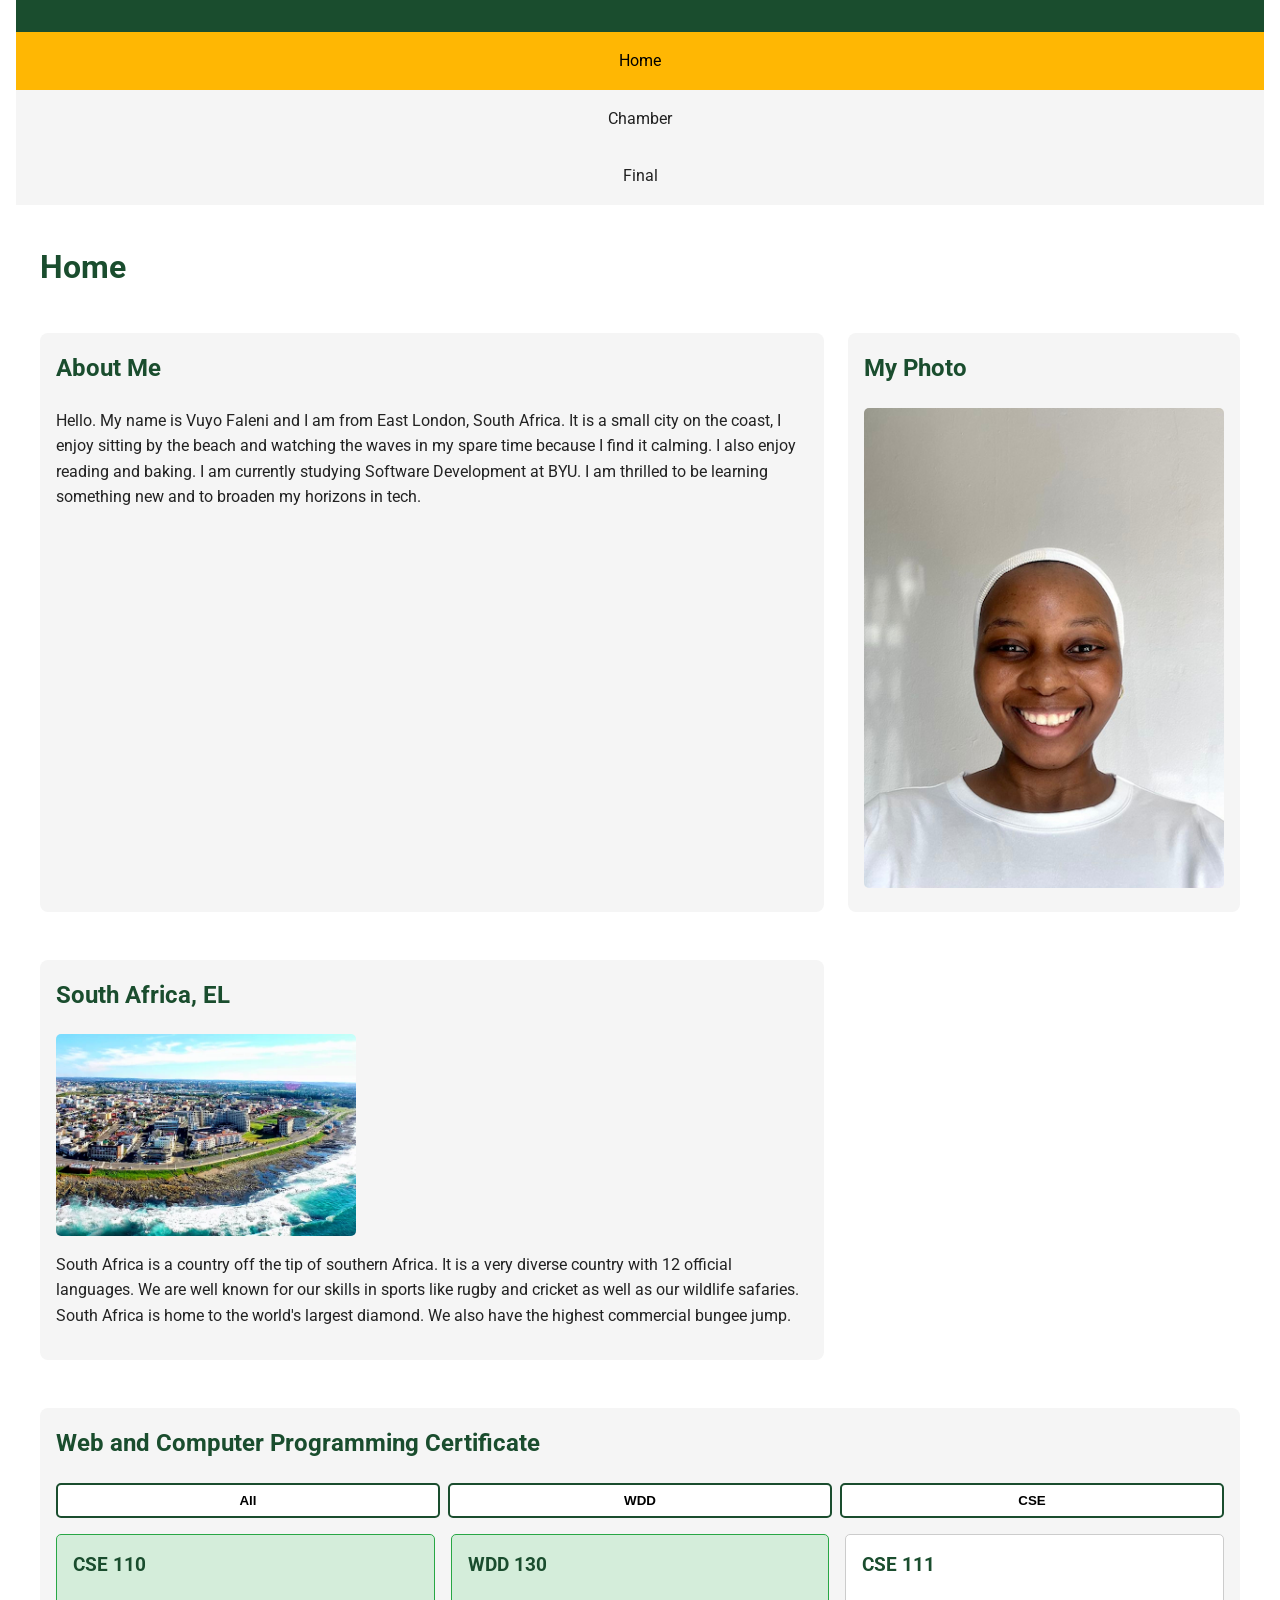
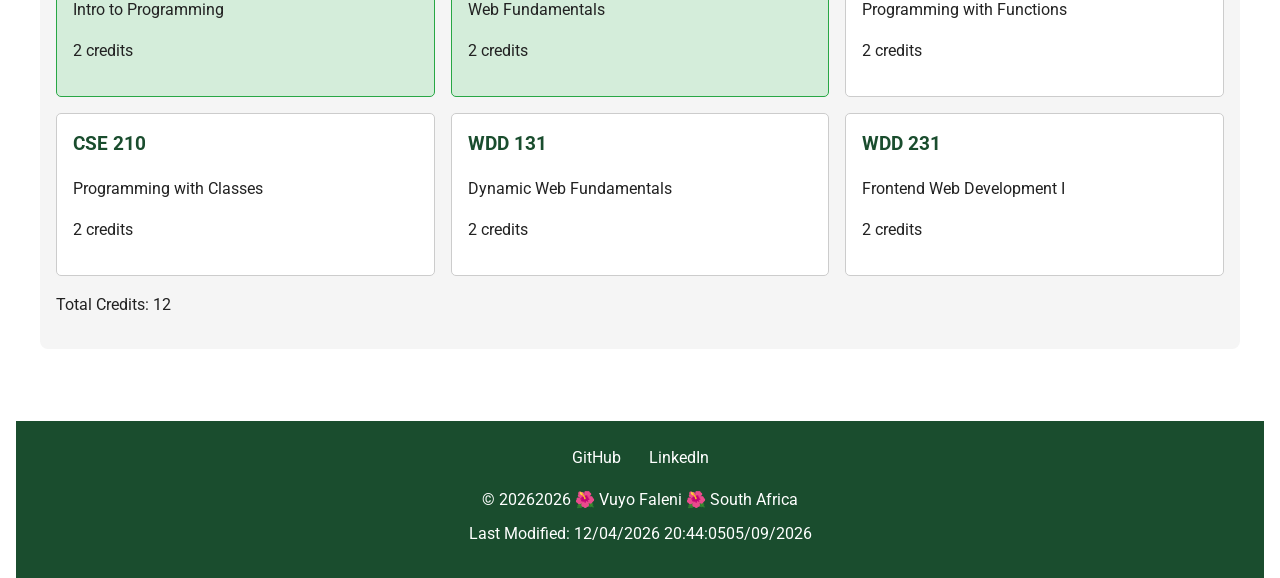
<file: index.html>
<!DOCTYPE html>
<html lang="en">
<head>
    <meta charset="UTF-8">
    <meta name="viewport" content="width=device-width, initial-scale=1.0">
    <title>Home Page</title>
    <meta name="description" content="Home page for wdd231 course. Student: Vuyo Faleni Block 3 2026 May.">
    <meta name="author" content="Vuyo Faleni">
    <link rel="stylesheet" href="styles/homepage-small.css">
    <link rel="stylesheet" href="styles/homepage-large.css">
    <script src="scipts/homepage-course.js" defer></script>
    <script src="scipts/homepage-date.js" defer></script>
    <script src="scipts/homepage-nav.js" defer></script>
    <link rel="preconnect" href="https://fonts.gstatic.com" crossorigin>
    <link href="https://fonts.googleapis.com/css2?family=Roboto:ital,wght@0,100..900;1,100..900&display=swap" rel="stylesheet">
</head>
<body>
    <header>
        <button id="menu" aria-label="Open Menu">☰</button>
    </header>

    <nav>
        <ul id="nav-menu">
            <li><a href="index.html" class="active">Home</a></li>
            <li><a href="#">Chamber</a></li>
            <li><a href="#">Final</a></li>
        </ul>
    </nav>

    <main>
        <h1>Home</h1>

        <section>
            <h2>About Me</h2>
            <p>Hello. My name is Vuyo Faleni and I am from East London, South Africa. 
                It is a small city on the coast, I enjoy sitting by the beach and 
                watching the waves in my spare time because I find it calming. I also enjoy reading and baking. 
                I am currently studying Software Development at BYU. I am thrilled to be learning something new and to broaden my horizons in tech.</p>
        </section>

        <section>
            <h2>My Photo</h2>
            <img src="images/selfpic.jpg" alt="Picture of myself">
        </section>

        <section>
            <h2>South Africa, EL</h2>
            <img src="images/South Africa.webp" alt="City landscape" width="300" height="200">
            <p>South Africa is a country off the tip of southern Africa. It is a very diverse country with 12 official languages. 
                We are well known for our skills in sports like rugby and cricket as well as our wildlife safaries.
                 South Africa is home to the world's largest diamond. We also have the highest commercial bungee jump.</p>
        </section>

        <section>
            <h2>Web and Computer Programming Certificate</h2>
            <div id="course-buttons">
                <button id="all">All</button>
                <button id="wdd">WDD</button>
                <button id="cse">CSE</button>
            </div>
            <div id="course-cards"></div>
            <p>Total Credits: <span id="total-credits">0</span></p>
        </section>
    </main>

    <footer>
        <div class="social">
            <a href="https://github.com/yourusername" target="_blank" aria-label="GitHub">GitHub</a>
            <a href="https://linkedin.com/in/yourprofile" target="_blank" aria-label="LinkedIn">LinkedIn</a>
        </div>
        <p>&copy; <span id="year"></span>2026 🌺 Vuyo Faleni 🌺 South Africa</p>
        <p>Last Modified: <span id="lastModified"></span>05/09/2026</p>
    </footer>
</body>
</html>
</file>
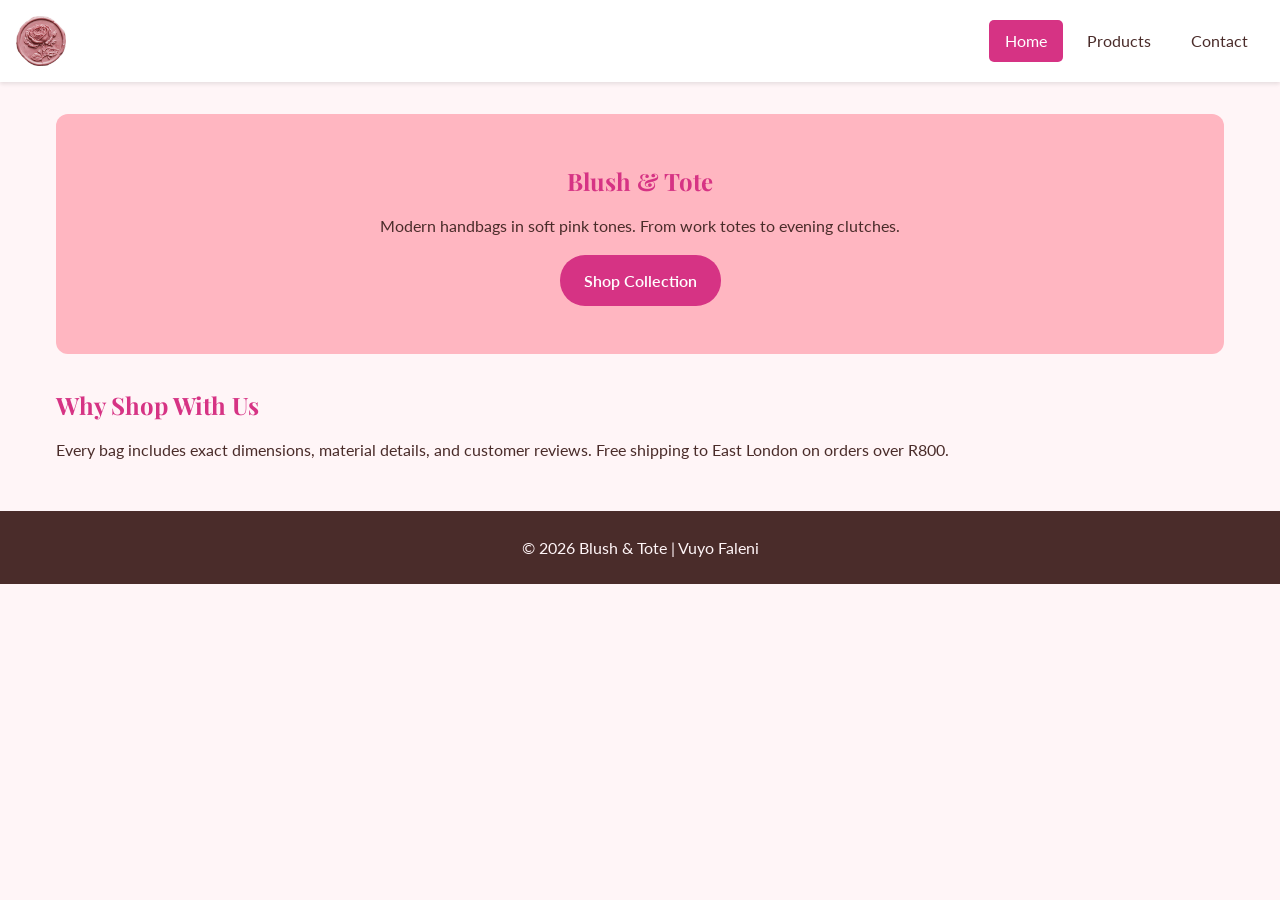
<file: finalproject/index.html>
<!DOCTYPE html>
<html lang="en">
    <head>
        <meta charset="UTF-8">
        <meta name="viewport" content="width=device-width, initial-scale=1.0">
        <meta name="description" content="Blush & Tote - Modern handbags, totes, and accessories in blush pink. Shop crossbody, tote, and wallet styles.">
        <meta name="author" content="Vuyo Faleni">
        <meta property="og:title" content="Blush & Tote">
        <meta property="og:description" content="Modern handbags and accessories">
        <meta property="og:type" content="website">
        <title>Blush & Tote | Handbags & Accessories</title>
        <link rel="icon" href="images/favicon (1).ico">
        <link rel="preconnect" href="https://fonts.googleapis.com">
        <link rel="preconnect" href="https://fonts.gstatic.com" crossorigin>
        <link href="https://fonts.googleapis.com/css2?family=Playfair+Display:wght@700&family=Lato:wght@400;600&display=swap" rel="stylesheet">
        <link rel="stylesheet" href="styles/base.css">
    </head>
    <body>
        <header>
            <img src="images/Sello flor rosa.jpg" alt="Blush and Tote Logo" width="150">
            <button id="menu-toggle" aria-label="Open navigation menu">☰</button>
            <nav id="nav">
                <a href="index.html" class="active">Home</a>
                <a href="products.html">Products</a>
                <a href="contact.html">Contact</a>
            </nav>
        </header>

        <main>
            <section class="hero">
                <h1>Blush & Tote</h1>
                <p>Modern handbags in soft pink tones. From work totes to evening clutches.</p>
                <a href="products.html" class="btn">Shop Collection</a>
            </section>

            <section>
               <h2>Why Shop With Us</h2>
               <p>Every bag includes exact dimensions, material details, and customer reviews. Free shipping to East London on orders over R800.</p>
            </section>
        </main>

        <footer>
            <p>&copy; 2026 Blush & Tote | Vuyo Faleni</p>
        </footer>

        <script type="module" src="scripts/main.js"></script>
    </body>
</html>
</file>
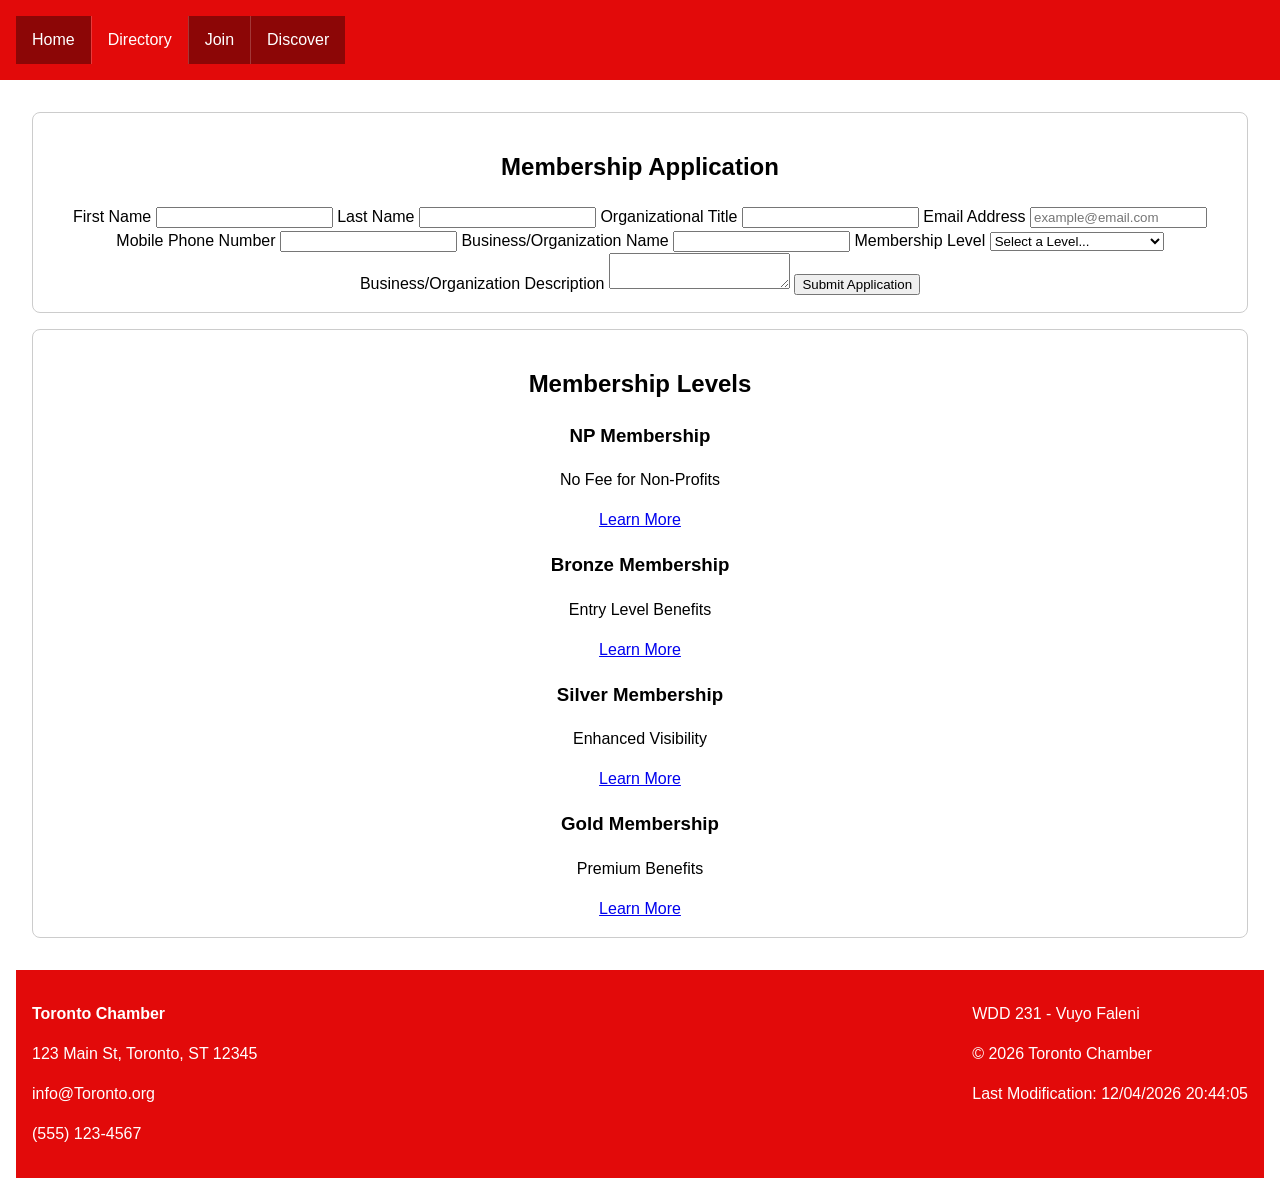
<file: chamber/join.html>
<!DOCTYPE html>
<html lang="en">
<head>
    <meta charset="UTF-8">
    <meta name="viewport" content="width=device-width, initial-scale=1.0">
    <meta name="description" content="Chamber of Commerce member Join for local businesses">
    <meta name="author" content="Vuyo Faleni">
    <title>Toronto Chamber of Commerce Join Page</title>
    <link rel="icon" href="images/favicon.ico" type="image/x-icon">
    <meta property="og:title" content="Chamber Join | Toronto Chamber of Commerce">
    <meta property="og:description" content="Find local businesses and members of the Your City Chamber of Commerce">
    <meta property="og:image" content="https://yourdomain.com/chamber/images/social-preview.jpg">
    <meta property="og:url" content="https://yourdomain.com/chamber/directory.html">
    <meta property="og:type" content="website">
    <link rel="stylesheet" href="styles/directory-small.css">
    <link rel="stylesheet" href="styles/directory-large.css">
    <script src="scripts/join.js" defer></script>
    <link rel="preconnect" href="https://fonts.googleapis.com">
    <link rel="preconnect" href="https://fonts.gstatic.com" crossorigin>
    <link href="https://fonts.googleapis.com/css2?family=Roboto:ital,wght@0,100..900;1,100..900&display=swap" rel="stylesheet">
</head>

<body>
    <header>
        <button id="menu" aria-label="Toggle Menu"></button>
        <nav id="nav">
            <a href="index.html">Home</a>
            <a href="directory.html" class="active">Directory</a>
            <a href="join.html">Join</a>
            <a href="discover.html">Discover</a>
        </nav>
    </header>
    <main>
        <main class="join-main">
            <section class="form-section">
                <h2>Membership Application</h2>
                <form method="get" action="thankyou.html">

                    <label for="firstName">First Name
                        <input type="text" id="firstName" name="firstName" title="Enter your first name"
                        autocomplete="given-name" required>
                    </label>

                    <label for="lastName">Last Name
                        <input type="text" id="lastName" name="lastName" title="Enter your last name"
                        autocomplete="family-name" required>
                    </label>

                    <label for="orgTitle">Organizational Title
                        <input type="text" id="orgTitle" name="orgTitle"
                        title="7+ characters, letters, hyphens, and spaces only"
                        autocomplete="organization-title"
                        pattern="[A-Za-z\s\-]{7,}">
                    </label>

                    <label for="email">Email Address
                        <input type="email" id="email" name="email"
                        title="Enter a valid email address"
                        autocomplete="email" required
                        placeholder="example@email.com">
                    </label>

                    <label for="phone">Mobile Phone Number
                        <input type="tel" id="phone" name="phone"
                        title="Enter your mobile phone number"
                        autocomplete="tel" required>
                    </label>

                    <label for="organization">Business/Organization Name
                        <input type="text" id="organization" name="organization"
                        title="Enter your organization name"
                        autocomplete="organization" required>
                    </label>

                    <label for="membership">Membership Level
                        <select id="membership" name="membership" title="Select a membership level" required>
                            <option value="" disabled selected>Select a Level...</option>
                            <option value="np">NP Membership - No Fee</option>
                            <option value="bronze">Bronze Membership</option>
                            <option value="silver">Silver Membership</option>
                            <option value="gold">Gold Membership</option>
                        </select>
                    </label>

                    <label for="description">Business/Organization Description
                        <textarea id="description" name="description" title="Describe your organization"></textarea>
                    </label>

                    <input type="hidden" name="timestamp" id="timestamp">

                    <input type="submit" value="Submit Application">
                </form>
            </section>

            <section class="membership-cards">
                <h2>Membership Levels</h2>

                <div class="card" style="animation-delay: 0.1s;">
                    <h3>NP Membership</h3>
                    <p>No Fee for Non-Profits</p>
                    <a href="#" data-modal="np-modal">Learn More</a>
                </div>

                <div class="card" style="animation-delay: 0.3s;">
                    <h3>Bronze Membership</h3>
                    <p>Entry Level Benefits</p>
                    <a href="#" data-modal="bronze-modal">Learn More</a>
                </div>

                <div class="card" style="animation-delay: 0.5s;">
                    <h3>Silver Membership</h3>
                    <p>Enhanced Visibility</p>
                    <a href="#" data-modal="silver-modal">Learn More</a>
                </div>

                <div class="card" style="animation-delay: 0.7s;">
                    <h3>Gold Membership</h3>
                    <p>Premium Benefits</p>
                    <a href="#" data-modal="gold-modal">Learn More</a>
                </div>
            </section>

            <dialog id="np-modal">
                <h3>NP Membership Benefits</h3>
                <ul>
                    <li>Free for registered non-profit organizations</li>
                    <li>Access to networking events</li>
                    <li>Listing in online directory</li>
                </ul>
                <button class="close-modal">Close</button>
            </dialog>

            <dialog id="bronze-modal">
                <h3>Bronze Membership Benefits</h3>
                <ul>
                    <li>All NP benefits</li>
                    <li>Event discounts</li>
                    <li>Basic training sessions</li>
                </ul>
                <button class="close-modal">Close</button>
            </dialog>

            <dialog id="silver-modal">
                <h3>Silver Membership Benefits</h3>
                <ul>
                    <li>All Bronze benefits</li>
                    <li>Spotlight position on homepage</li>
                    <li>Advanced training sessions</li>
                    <li>Advertising opportunities</li>
                </ul>
                <button class="close-modal">Close</button>
            </dialog>

            <dialog id="gold-modal">
                <h3>Gold Membership Benefits</h3>
                <ul>
                    <li>All Silver benefits</li>
                    <li>Premium spotlight position</li>
                    <li>Exclusive event access</li>
                    <li>Priority advertising</li>
                    <li>Free event booth</li>
                </ul>
                <button class="close-modal">Close</button>
            </dialog>
        </main>

    <footer>
        <div class="contact">
            <p><strong>Toronto Chamber</strong></p>
            <p>123 Main St, Toronto, ST 12345</p>
            <p>info@Toronto.org</p>
            <p>(555) 123-4567</p>
        </div>
        <div class="dev-info">
            <p>WDD 231 - Vuyo Faleni</p>
            <p>&copy; <span id="year"></span> Toronto Chamber</p>
            <p>Last Modification: <span id="lastModified"></span></p>
        </div>
    </footer>
</body>
</html>
</file>
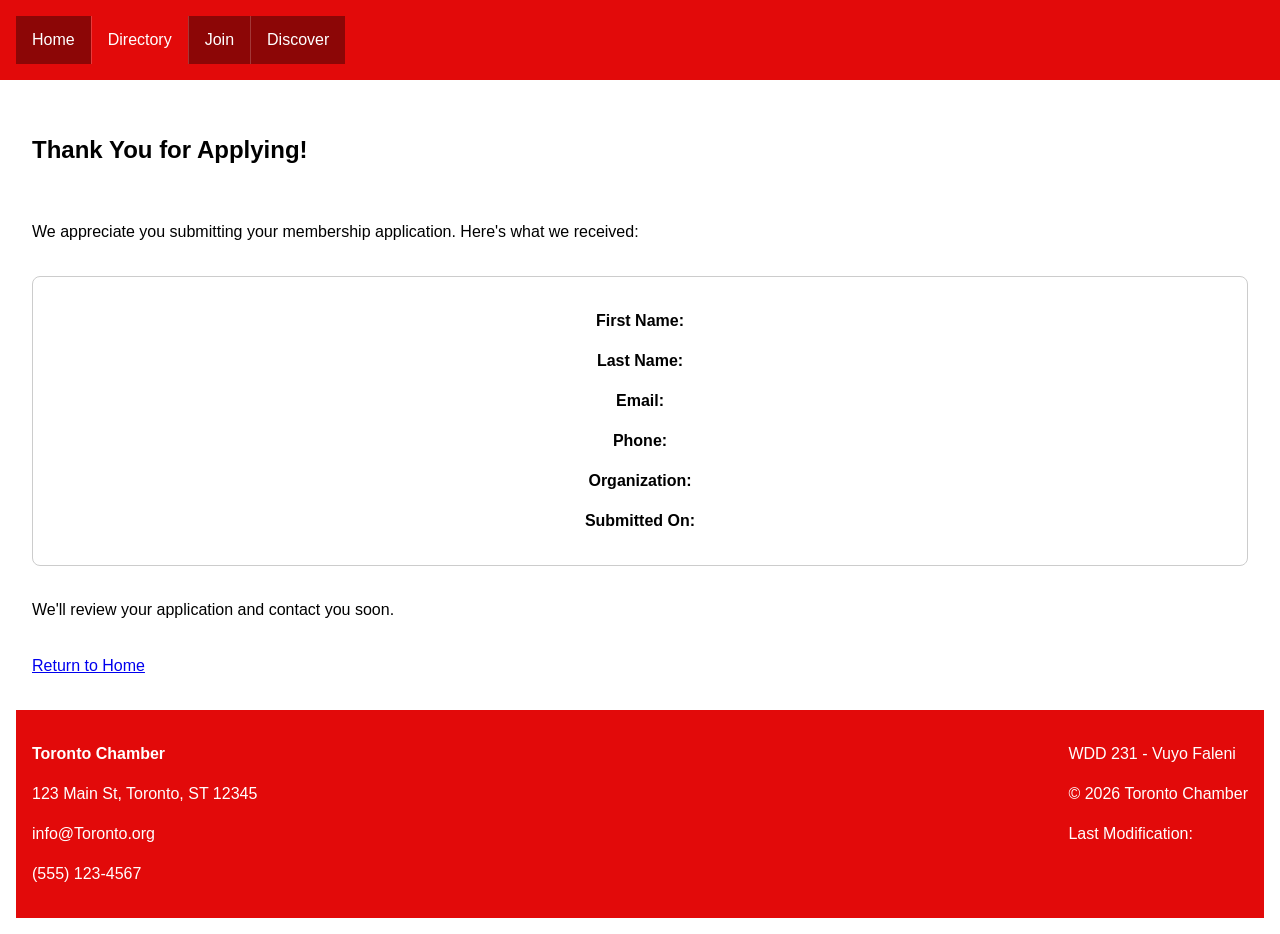
<file: chamber/thankyou.html>
<!DOCTYPE html>
<html lang="en">
<head>
    <meta charset="UTF-8">
    <meta name="viewport" content="width=device-width, initial-scale=1.0">
    <meta name="description" content="Chamber of Commerce member Thank You page for joining businesses">
    <meta name="author" content="Vuyo Faleni">
    <title>Toronto Chamber of Commerce Thank You Page</title>
    <link rel="icon" href="images/favicon.ico" type="image/x-icon">
    <meta property="og:title" content="Chamber Thank | Toronto Chamber of Commerce">
    <meta property="og:description" content="Find local businesses and members of the Your City Chamber of Commerce">
    <meta property="og:image" content="https://yourdomain.com/chamber/images/social-preview.jpg">
    <meta property="og:url" content="https://yourdomain.com/chamber/directory.html">
    <meta property="og:type" content="website">
    <link rel="stylesheet" href="styles/directory-small.css">
    <link rel="stylesheet" href="styles/directory-large.css">
    <script src="scripts/thankyou.js" defer></script>
    <link rel="preconnect" href="https://fonts.googleapis.com">
    <link rel="preconnect" href="https://fonts.gstatic.com" crossorigin>
    <link href="https://fonts.googleapis.com/css2?family=Roboto:ital,wght@0,100..900;1,100..900&display=swap" rel="stylesheet">
</head>

<body>
    <header>
        <button id="menu" aria-label="Toggle Menu"></button>
        <nav id="nav">
            <a href="index.html">Home</a>
            <a href="directory.html" class="active">Directory</a>
            <a href="join.html">Join</a>
            <a href="discover.html">Discover</a>
        </nav>
    </header>

    <main>
        <main class="thankyou-main">
            <h2>Thank You for Applying!</h2>
            <p>We appreciate you submitting your membership application. Here's what we received:</p>

            <section class="submission-details">
                <p><strong>First Name:</strong> <span id="displayFirstName"></span></p>
                <p><strong>Last Name:</strong> <span id="displayLastName"></span></p>
                <p><strong>Email:</strong> <span id="displayEmail"></span></p>
                <p><strong>Phone:</strong> <span id="displayPhone"></span></p>
                <p><strong>Organization:</strong> <span id="displayOrg"></span></p>
                <p><strong>Submitted On:</strong> <span id="displayTime"></span></p>
            </section>

            <p>We'll review your application and contact you soon.</p>
            <a href="index.html" class="btn">Return to Home</a>
        </main>
        
    <footer>
        <div class="contact">
            <p><strong>Toronto Chamber</strong></p>
            <p>123 Main St, Toronto, ST 12345</p>
            <p>info@Toronto.org</p>
            <p>(555) 123-4567</p>
        </div>
        <div class="dev-info">
            <p>WDD 231 - Vuyo Faleni</p>
            <p>&copy; <span id="year"></span> Toronto Chamber</p>
            <p>Last Modification: <span id="lastModified"></span></p>
        </div>
    </footer>
</body>
</html>
</file>
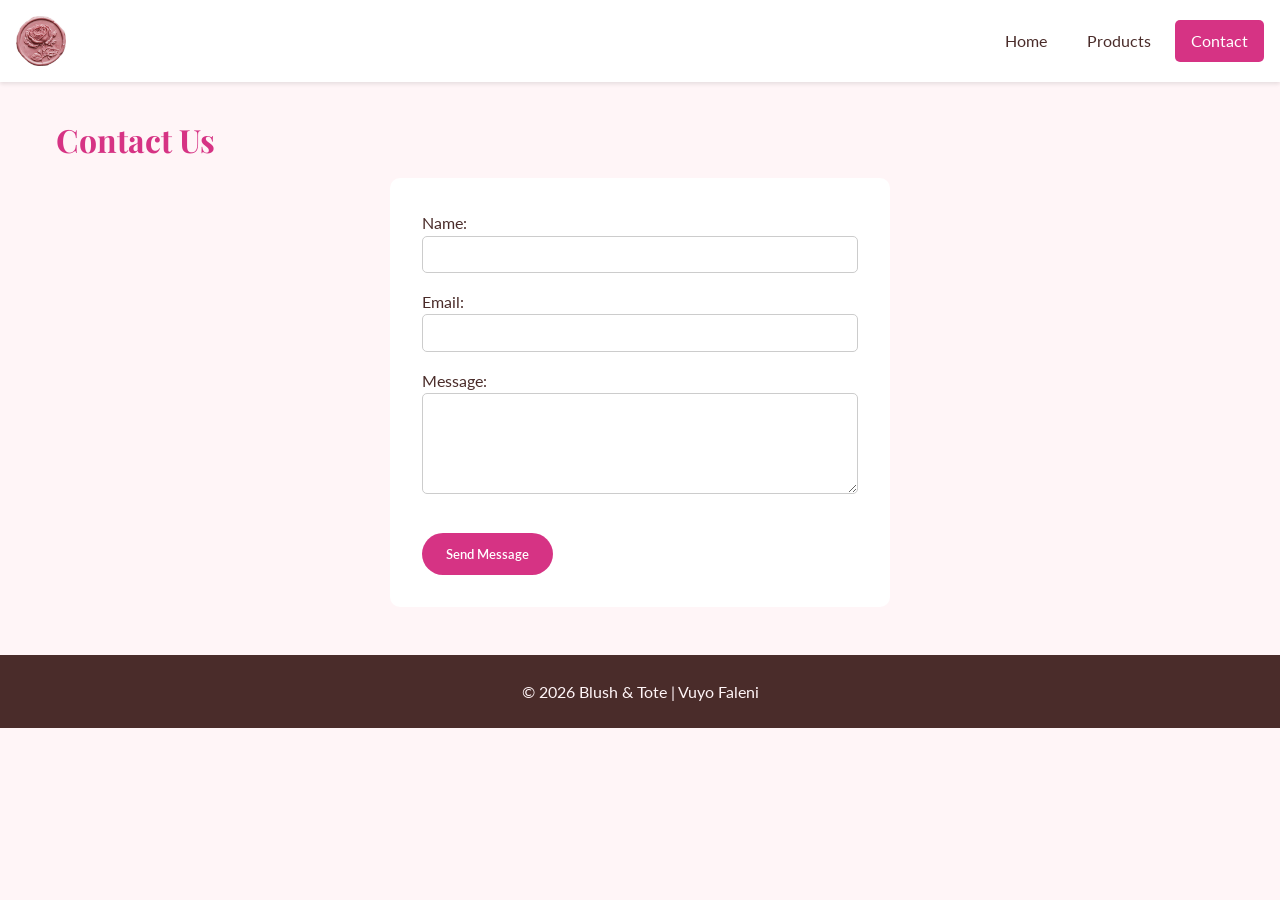
<file: finalproject/contact.html>
<!DOCTYPE html>
<html lang="en">
<head>
    <meta charset="UTF-8">
    <meta name="viewport" content="width=device-width, initial-scale=1.0">
    <meta name="description" content="Contact Blush & Tote for questions about handbags, sizing, and shipping to South Africa.">
    <meta name="author" content="Vuyo Faleni">
    <title>Blush & Tote | Contact Us</title>
    <link rel="icon" href="images/favicon (1).ico">
    <link rel="preconnect" href="https://fonts.googleapis.com">
    <link rel="preconnect" href="https://fonts.gstatic.com" crossorigin>
    <link href="https://fonts.googleapis.com/css2?family=Playfair+Display:wght@700&family=Lato:wght@400;600&display=swap" rel="stylesheet">
    <link rel="stylesheet" href="styles/base.css">
</head>
<body>
    <header>
        <img src="images/Sello flor rosa.jpg" alt="Blush and Tote Logo" width="150">
        <button id="menu-toggle" aria-label="Open navigation menu">☰</button>
        <nav id="nav">
            <a href="index.html">Home</a>
            <a href="products.html">Products</a>
            <a href="contact.html" class="active">Contact</a>
        </nav>
    </header>

    <main>
        <h1>Contact Us</h1>
        <form action="form-thanks.html" method="get">
            <label>Name: <input type="text" name="name" required></label>
            <label>Email: <input type="email" name="email" required></label>
            <label>Message: <textarea name="message" rows="5" required></textarea></label>
            <button type="submit" class="btn">Send Message</button>
        </form>
    </main>

    <footer>
        <p>&copy; 2026 Blush & Tote | Vuyo Faleni</p>
    </footer>

    <script type="module" src="scripts/main.js"></script>
</body>
</html>
</file>
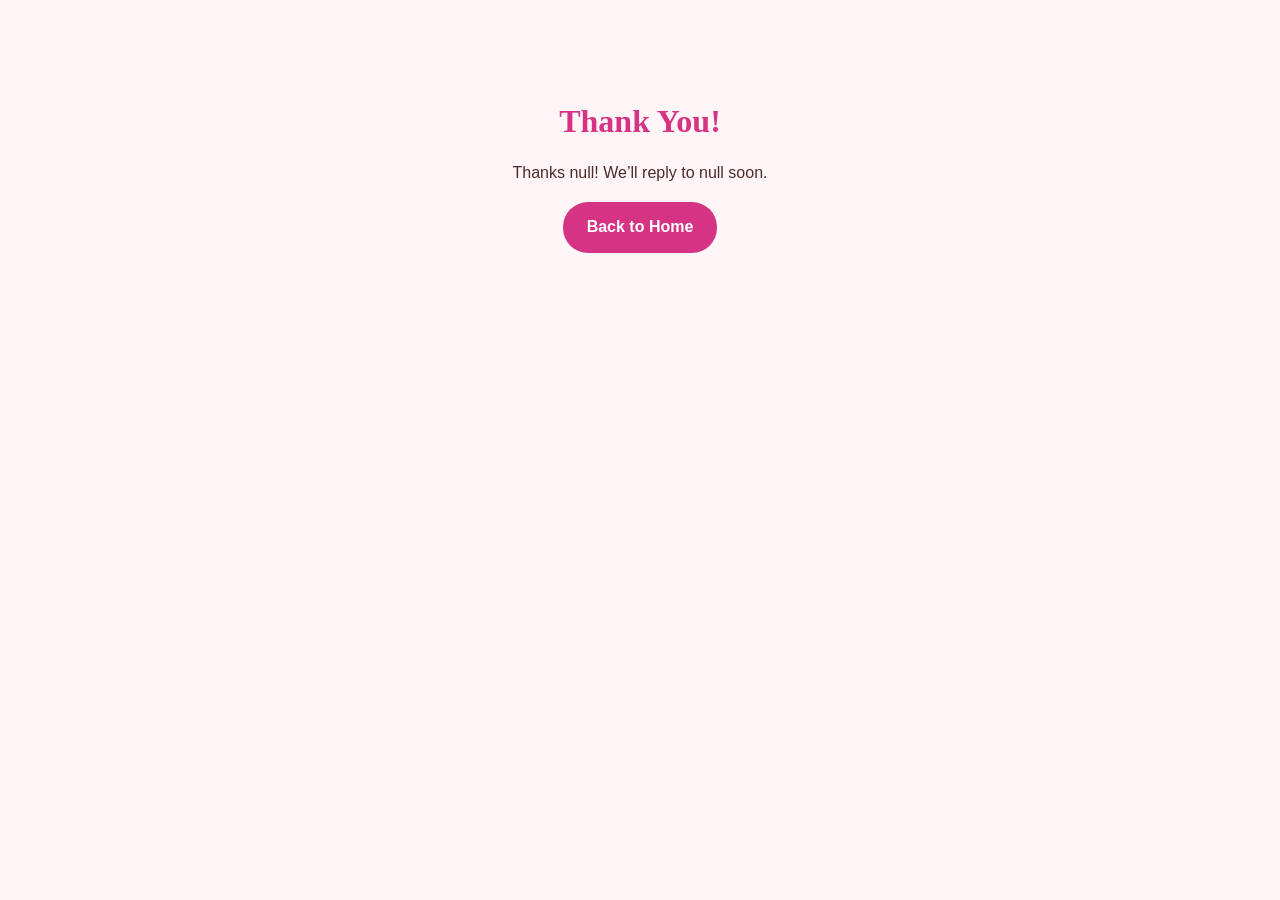
<file: finalproject/form-thanks.html>
<!DOCTYPE html>
<html lang="en">
<head>
    <meta charset="UTF-8">
    <title>Thank You | Blush & Tote</title>
    <link rel="stylesheet" href="styles/base.css">
</head>
<body>
    <main style="text-align:center; padding:4rem 1rem;">
        <h1>Thank You!</h1>
        <p id="thanks-message"></p>
        <a href="index.html" class="btn">Back to Home</a>
    </main>
<script>
const params = new URLSearchParams(window.location.search);
document.getElementById('thanks-message').textContent =
`Thanks ${params.get('name')}! We’ll reply to ${params.get('email')} soon.`;
</script>
</body>
</html>
</file>
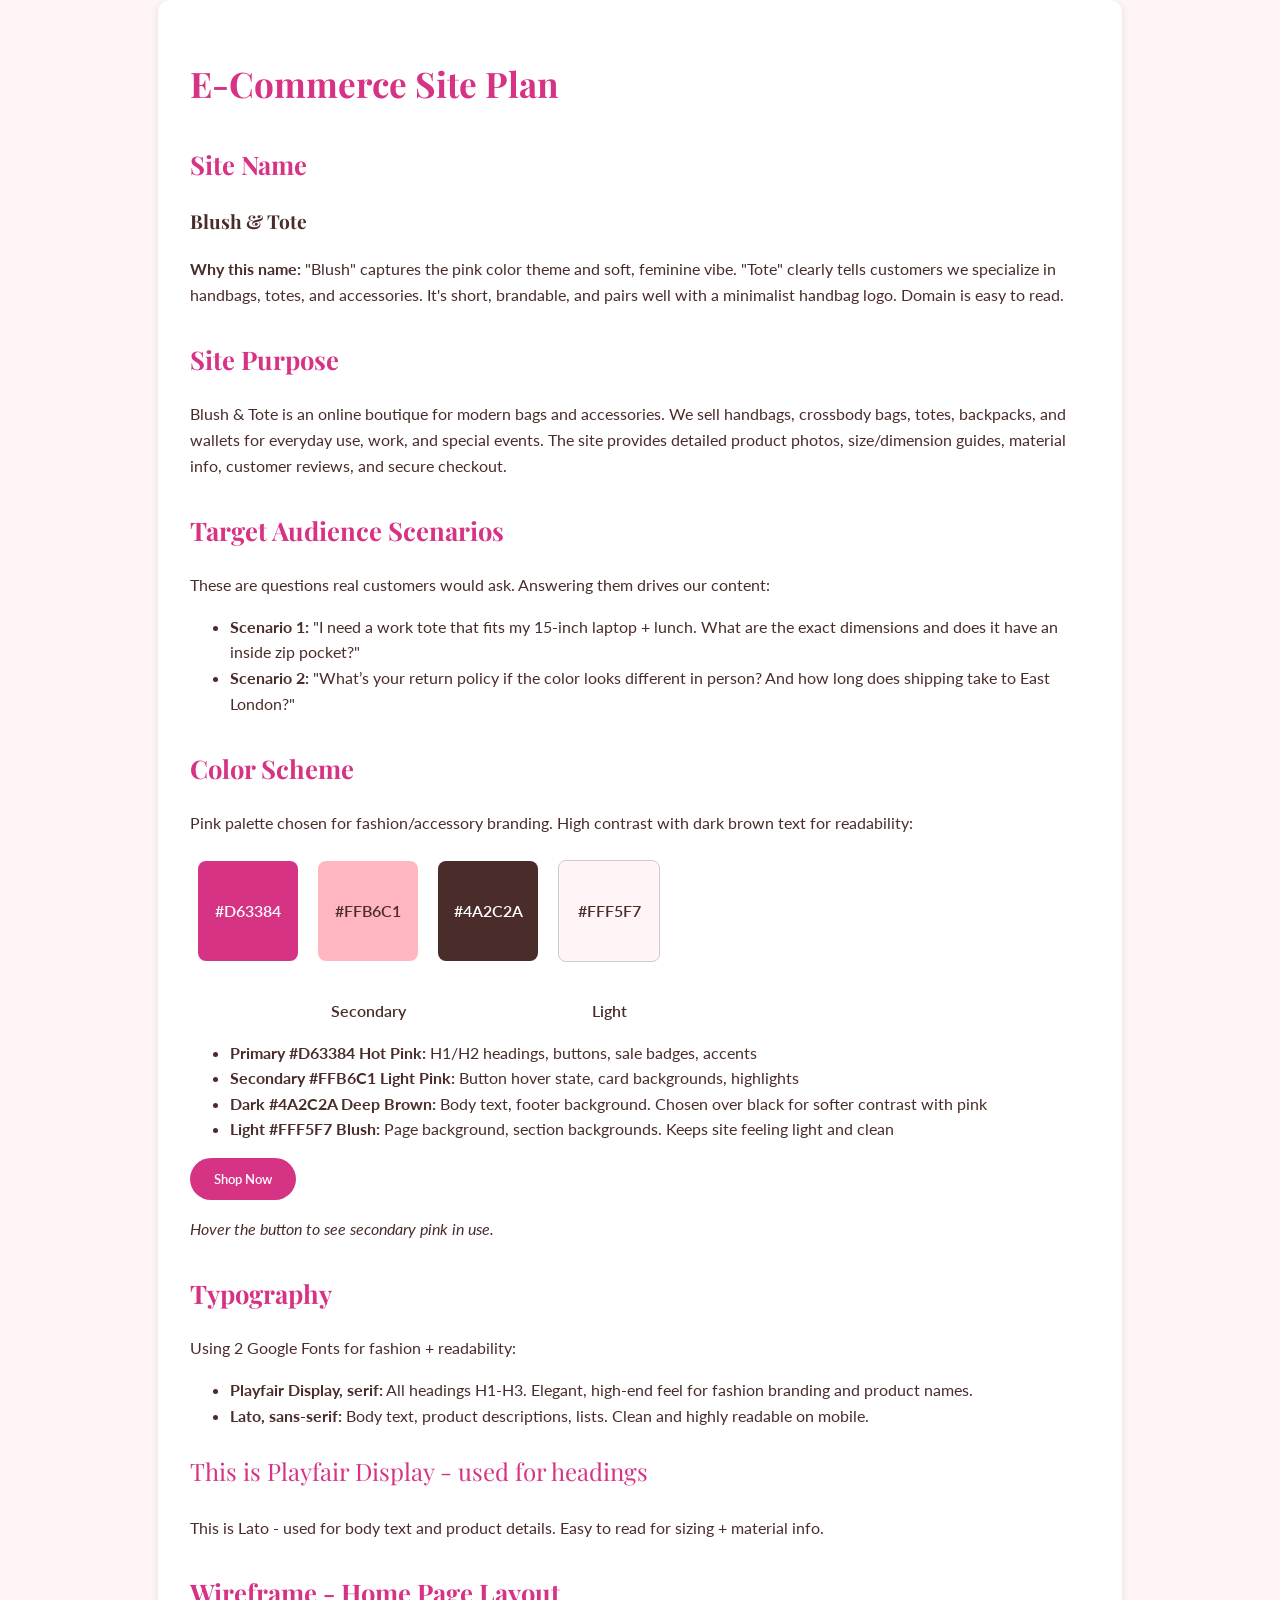
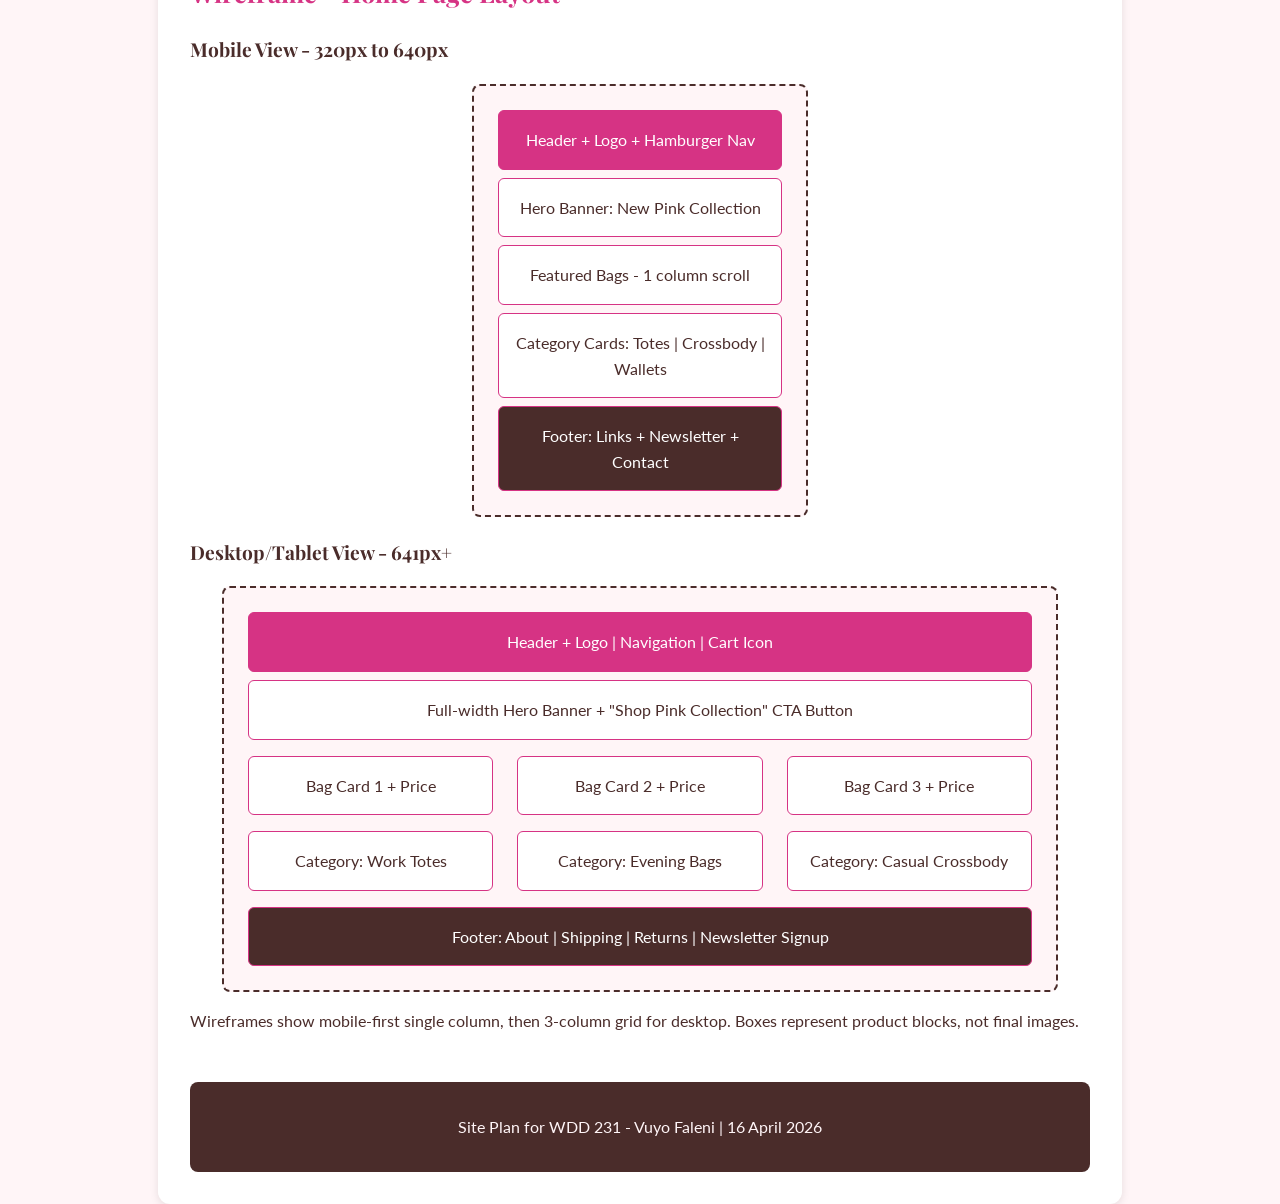
<file: finalproject/siteplan.html>
<!DOCTYPE html>
<html lang="en">
<head>
    <meta charset="UTF-8">
    <meta name="viewport" content="width=device-width, initial-scale=1.0">
    <title>Site Plan - Blush & Tote</title>

<!-- Typography: Google Fonts -->
    <link rel="preconnect" href="https://fonts.googleapis.com">
    <link rel="preconnect" href="https://fonts.gstatic.com" crossorigin>
    <link href="https://fonts.googleapis.com/css2?family=Playfair+Display:wght@700&family=Lato:wght@400;600&display=swap" rel="stylesheet">
    <link rel="stylesheet" href="styles/siteplan.css">
</head>
<body>
    <div class="container">
        <header>
            <h1>E-Commerce Site Plan</h1>
        </header>

<!-- SITE NAME -->
    <section>
        <h2>Site Name</h2>
        <h3>Blush & Tote</h3>
        <p><strong>Why this name:</strong> "Blush" captures the pink color theme and soft, feminine vibe. "Tote" clearly tells customers we specialize in handbags, totes, and accessories. It's short, brandable, and pairs well with a minimalist handbag logo. Domain is easy to read.</p>
    </section>

<!-- SITE PURPOSE -->
    <section>
        <h2>Site Purpose</h2>
        <p>Blush & Tote is an online boutique for modern bags and accessories. We sell handbags, crossbody bags, totes, backpacks, and wallets for everyday use, work, and special events. The site provides detailed product photos, size/dimension guides, material info, customer reviews, and secure checkout.</p>
    </section>

<!-- SCENARIOS -->
    <section>
        <h2>Target Audience Scenarios</h2>
        <p>These are questions real customers would ask. Answering them drives our content:</p>
        <ul>
            <li><strong>Scenario 1:</strong> "I need a work tote that fits my 15-inch laptop + lunch. What are the exact dimensions and does it have an inside zip pocket?"</li>
            <li><strong>Scenario 2:</strong> "What’s your return policy if the color looks different in person? And how long does shipping take to East London?"</li>
        </ul>
    </section>

<!-- COLOR SCHEME -->
    <section>
        <h2>Color Scheme</h2>
        <p>Pink palette chosen for fashion/accessory branding. High contrast with dark brown text for readability:</p>

        <div>
            <div class="color-swatch" style="background: var(--primary);">#D63384<br>Primary</div>
            <div class="color-swatch" style="background: var(--secondary); color: var(--dark);">#FFB6C1<br>Secondary</div>
            <div class="color-swatch" style="background: var(--dark);">#4A2C2A<br>Dark</div>
            <div class="color-swatch" style="background: var(--light); color: var(--dark); border: 1px solid #ccc;">#FFF5F7<br>Light</div>
        </div>

        <ul>
            <li><strong>Primary #D63384 Hot Pink:</strong> H1/H2 headings, buttons, sale badges, accents</li>
            <li><strong>Secondary #FFB6C1 Light Pink:</strong> Button hover state, card backgrounds, highlights</li>
            <li><strong>Dark #4A2C2A Deep Brown:</strong> Body text, footer background. Chosen over black for softer contrast with pink</li>
            <li><strong>Light #FFF5F7 Blush:</strong> Page background, section backgrounds. Keeps site feeling light and clean</li>
        </ul>

        <button class="btn-example">Shop Now</button>
        <p><em>Hover the button to see secondary pink in use.</em></p>
    </section>

<!-- TYPOGRAPHY -->
    <section>
    <h2>Typography</h2>
    <p>Using 2 Google Fonts for fashion + readability:</p>
    <ul>
        <li><strong>Playfair Display, serif:</strong> All headings H1-H3. Elegant, high-end feel for fashion branding and product names.</li>
        <li><strong>Lato, sans-serif:</strong> Body text, product descriptions, lists. Clean and highly readable on mobile.</li>
    </ul>
    <p style="font-family: 'Playfair Display', serif; font-size: 1.5rem; color: var(--primary);">This is Playfair Display - used for headings</p>
    <p>This is Lato - used for body text and product details. Easy to read for sizing + material info.</p>
    </section>

<!-- WIREFRAME -->
    <section>
        <h2>Wireframe - Home Page Layout</h2>

        <h3>Mobile View - 320px to 640px</h3>
        <div class="wireframe mobile-wireframe">
            <div class="box" style="background: var(--primary); color: white;">Header + Logo + Hamburger Nav</div>
            <div class="box">Hero Banner: New Pink Collection</div>
            <div class="box">Featured Bags - 1 column scroll</div>
            <div class="box">Category Cards: Totes | Crossbody | Wallets</div>
            <div class="box" style="background: var(--dark); color: white;">Footer: Links + Newsletter + Contact</div>
        </div>

        <h3>Desktop/Tablet View - 641px+</h3>
        <div class="wireframe desktop-wireframe">
            <div class="box" style="background: var(--primary); color: white;">Header + Logo | Navigation | Cart Icon</div>
            <div class="box">Full-width Hero Banner + "Shop Pink Collection" CTA Button</div>
            <div class="grid-desktop">
                <div class="box">Bag Card 1 + Price</div>
                <div class="box">Bag Card 2 + Price</div>
                <div class="box">Bag Card 3 + Price</div>
            </div>
            <div class="grid-desktop">
                <div class="box">Category: Work Totes</div>
                <div class="box">Category: Evening Bags</div>
                <div class="box">Category: Casual Crossbody</div>
            </div>
            <div class="box" style="background: var(--dark); color: white;">Footer: About | Shipping | Returns | Newsletter Signup</div>
        </div>
        <p>Wireframes show mobile-first single column, then 3-column grid for desktop. Boxes represent product blocks, not final images.</p>
    </section>

    <footer>
        <p>Site Plan for WDD 231 - Vuyo Faleni | 16 April 2026</p>
    </footer>
</div>
</body>
</html>
</file>
<file: styles/homepage-small.css>
:root {
    --primary: #1a4d2e;
    --secondary: #f5f5f5;
    --accent: #ffb703;
    --text: #222;
}

* {
    box-sizing: border-box;
}

body {
    font-family: 'Roboto', sans-serif;
    color: var(--text);
    line-height: 1.6;
    margin: 0;
    padding: 0 1rem;
    background: white;
}

header {
    display: flex;
    justify-content: flex-end;
    background: var(--primary);
    padding: 1rem;
}

#menu {
    background: none;
    border: none;
    color: white;
    font-size: 2rem;
    cursor: pointer;
    padding: 0.5rem;
}

nav ul {
    list-style: none;
    padding: 0;
    margin: 0;
    display: none;
    flex-direction: column;
    background: var(--secondary);
}

nav ul.open {
    display: flex;
}

nav a {
    display: block;
    padding: 1rem;
    text-decoration: none;
    color: var(--text);
    text-align: center;
    border-bottom: 1px solid #ddd;
}

nav a:hover,
nav a.active {
    background: var(--accent);
    color: black;
}

main {
    max-width: 1200px;
    margin: 0 auto;
    padding: 1rem 0;
}

h1 {
    color: var(--primary);
    margin-bottom: 1rem;
}

section {
    margin-bottom: 1.5rem;
    padding: 1rem;
    background: var(--secondary);
    border-radius: 8px;
}

h2 {
    color: var(--primary);
    margin-top: 0;
}

section img {
    max-width: 100%;
    height: auto;
    display: block;
    margin: 0.5rem 0;
    border-radius: 5px;
}

#course-buttons {
    display: flex;
    gap: 0.5rem;
    margin-bottom: 1rem;
    flex-wrap: wrap;
}

#course-buttons button {
    flex: 1 1 100px;
    padding: 0.5rem;
    border: 2px solid var(--primary);
    background: white;
    cursor: pointer;
    font-weight: 700;
    border-radius: 5px;
}

#course-buttons button:hover {
    background: var(--primary);
    color: white;
}

#course-cards {
    display: grid;
    gap: 1rem;
}

.course-card {
    padding: 1rem;
    border: 1px solid #ccc;
    border-radius: 5px;
    background: white;
}

.course-card.completed {
    background: #d4edda;
    border-color: #28a745;
}

.course-card h3 {
    margin: 0 0 0.5rem 0;
    color: var(--primary);
}

footer {
    text-align: center;
    padding: 1.5rem 1rem;
    background: var(--primary);
    color: white;
    margin-top: 2rem;
}

footer .social {
    margin-bottom: 1rem;
}

footer a {
    color: white;
    margin: 0 0.75rem;
    text-decoration: none;
}

footer a:hover {
    text-decoration: underline;
}

footer p {
    margin: 0.5rem 0;
}
</file>
<file: styles/homepage-large.css>
@media (min-width: 768px) {
    #menu {
        display: none;
    }

    nav ul {
        display: flex;
        justify-content: center;
    }

    nav a {
        border-bottom: none;
        padding: 1rem 2rem;
    }

    main {
        display: grid;
        grid-template-columns: 2fr 1fr;
        gap: 1.5rem;
    }

    main h1 {
        grid-column: 1 / 3;
    }

    section:nth-of-type(4) {
        grid-column: 1 / 3;
    }

    #course-cards {
        grid-template-columns: repeat(3, 1fr);
    }
}
</file>
<file: finalproject/styles/base.css>
:root {
    --primary: #D63384;
    --secondary: #FFB6C1;
    --dark: #4A2C2A;
    --light: #FFF5F7;
}

* { box-sizing: border-box; margin: 0; padding: 0; }

body {
    font-family: 'Lato', sans-serif;
    background: var(--light);
    color: var(--dark);
    line-height: 1.6;
}

h1, h2, h3 {
    font-family: 'Playfair Display', serif;
    color: var(--primary);
    margin-bottom: 0.8rem;
}

header {
    background: white;
    padding: 1rem;
    display: flex;
    justify-content: space-between;
    align-items: center;
    box-shadow: 0 2px 4px rgba(0,0,0,0.1);
}

header img { height: 50px; width: auto; }

#menu-toggle {
    display: block;
    background: none;
    border: none;
    font-size: 2rem;
    color: var(--primary);
    cursor: pointer;
}

nav {
    display: none;
    flex-direction: column;
    gap: 0.5rem;
    position: absolute;
    top: 80px;
    right: 1rem;
    background: white;
    padding: 1rem;
    border-radius: 8px;
    box-shadow: 0 4px 8px rgba(0,0,0,0.2);
}

nav.open { display: flex; }

nav a {
    text-decoration: none;
    color: var(--dark);
    padding: 0.5rem 1rem;
    border-radius: 5px;
}

nav a.active {
    background: var(--primary);
    color: white;
}

main {
    max-width: 1200px;
    margin: 2rem auto;
    padding: 0 1rem;
}

.hero {
    background: var(--secondary);
    padding: 3rem 1rem;
    text-align: center;
    border-radius: 12px;
    margin-bottom: 2rem;
}

.btn {
    background: var(--primary);
    color: white;
    padding: 0.8rem 1.5rem;
    border: none;
    border-radius: 25px;
    font-family: 'Lato', sans-serif;
    font-weight: 600;
    cursor: pointer;
    text-decoration: none;
    display: inline-block;
    margin-top: 1rem;
}

.btn:hover { background: var(--secondary); color: var(--dark); }

#product-grid {
    display: grid;
    gap: 1.5rem;
    grid-template-columns: 1fr;
}

.card {
    background: white;
    padding: 1rem;
    border-radius: 10px;
    box-shadow: 0 2px 6px rgba(0,0,0,0.1);
    text-align: center;
}

.card img {
    max-width: 100%;
    height: 250px;
    object-fit: cover;
    border-radius: 8px;
}

.filters {
    display: flex;
    gap: 0.5rem;
    flex-wrap: wrap;
    margin-bottom: 1.5rem;
    justify-content: center;
}

form {
    max-width: 500px;
    margin: 0 auto;
    background: white;
    padding: 2rem;
    border-radius: 10px;
}

label { display: block; margin-bottom: 1rem; }
input, textarea {
    width: 100%;
    padding: 0.6rem;
    border: 1px solid #ccc;
    border-radius: 5px;
    font-family: 'Lato', sans-serif;
}

footer {
    background: var(--dark);
    color: var(--light);
    text-align: center;
    padding: 1.5rem;
    margin-top: 3rem;
}

/* Modal */
dialog {
    border: none;
    border-radius: 12px;
    padding: 0;
    max-width: 600px;
    width: 90%;
}

dialog::backdrop { background: rgba(0,0,0,0.5); }

#modal-content { padding: 2rem; }
#close-modal {
    float: right;
    background: none;
    border: none;
    font-size: 1.5rem;
    cursor: pointer;
    color: var(--dark);
}

@media (min-width: 641px) {
#menu-toggle { display: none; }
nav {
    display: flex;
    position: static;
    flex-direction: row;
    box-shadow: none;
    padding: 0;
}
#product-grid { grid-template-columns: repeat(3, 1fr); }
}
</file>
<file: chamber/styles/directory-small.css>
* {
    box-sizing: border-box;
}
body {
    font-family: Arial, sans-serif;
    margin: 0;
    line-height: 1.5;
}
img {
    max-width: 100%;
    height: auto;
}

header {
    background: #e20a0a;
    color: white;
    padding: 1rem;
    display: flex;
    justify-content: space-between;
    align-items: center;
    flex-wrap: wrap;
}

#menu {
    background: none;
    border: none;
    color: white;
    font-size: 1.8rem;
    cursor: pointer;
    padding: 0.25rem 0.5rem;
}
#menu::before {
    content: "☰";
}
#menu.open::before {
    content: "✕";
}

nav {
    display: none;
    width: 100%;
    flex-direction: column;
    background: #8c0606;
    margin-top: 0.5rem;
}
nav.open {
    display: flex;
}
nav a {
    color: white;
    text-decoration: none;
    padding: 0.75rem 1rem;
    border-top: 1px solid rgba(255,255,255,0.2);
    text-align: center;
}
nav a:hover,
nav a.active {
    background: #e20a0a;
}

main {
    padding: 1rem;
}
.view-toggle {
    display: flex;
    gap: 0.5rem;
    margin-bottom: 1rem;
    justify-content: center;
}
.view-toggle button {
    padding: 0.5rem 1rem;
    border: 1px solid #e20a0a;
    background: white;
    cursor: pointer;
}
.view-toggle button:hover {
    background: #e20a0a;
    color: white;
}

.grid {
    display: grid;
    grid-template-columns: repeat(auto-fit, minmax(250px, 1fr));
    gap: 1rem;
}
.list {
    display: block;
}
.list section {
    display: flex;
    gap: 1rem;
    align-items: center;
    border-bottom: 1px solid #ccc;
    padding: 1rem 0;
    text-align: left;
}
section {
    border: 1px solid #ccc;
    padding: 1rem;
    text-align: center;
    border-radius: 8px;
}

footer {
    background: #e20a0a;
    color: white;
    padding: 1rem;
    display: flex;
    flex-direction: column;
    gap: 1rem;
    text-align: center;
}

main {
    display: flex; flex-direction: column;
    gap: 1rem;
}

main h1 {
    order: -1;
}

.hero { position: relative; }

.cta-btn {
    position: absolute;
    bottom: 20px;
    left: 20px;
    background: #0057b7;
    color: white;
    padding: 10px 20px;
    text-decoration: none;
}

.spotlights { display: flex; flex-direction: column; gap: 1rem; }
</file>
<file: chamber/styles/directory-large.css>
@media (min-width: 768px) {
    header {
        flex-wrap: nowrap;
    }

    #menu {
        display: none;
    }

    nav {
        display: flex;
        flex-direction: row;
        width: auto;
        margin-top: 0;
    }

    nav a {
        border-top: none;
        border-left: 1px solid rgba(255,255,255,0.2);
    }
    nav a:first-child {
        border-left: none;
    }

    footer {
        flex-direction: row;
        justify-content: space-between;
        text-align: left;
    }
}

main {
    grid-template-columns: 2fr 1fr;
    grid-template-areas:
    "hero hero"
    "events weather"
    "spotlights spotlights";
}
.hero { grid-area: hero; }
.events { grid-area: events; }
.weather { grid-area: weather; }
.spotlights { grid-area: spotlights; flex-direction: row; }
</file>
<file: finalproject/styles/siteplan.css>
/* PINK COLOR SCHEME - used exclusively on this doc */
:root {
    --primary: #D63384; /* Hot pink - headings, buttons, accents */
    --secondary: #FFB6C1; /* Light pink - background highlights, hover */
    --dark: #4A2C2A; /* Deep brown - body text, footer for contrast */
    --light: #FFF5F7; /* Blush - page background */
}

/* TYPOGRAPHY */
body {
    font-family: 'Lato', sans-serif; /* Body text */
    background-color: var(--light);
    color: var(--dark);
    line-height: 1.6;
    margin: 0;
    padding: 0;
}

h1, h2, h3 {
    font-family: 'Playfair Display', serif; /* Headings - elegant for fashion */
    color: var(--primary);
}

h1 { font-size: 2.2rem; }
h2 { font-size: 1.6rem; margin-top: 2rem; }
h3 { font-size: 1.2rem; color: var(--dark); }

.container {
    max-width: 900px;
    margin: 0 auto;
    padding: 2rem;
    background: white;
    box-shadow: 0 2px 8px rgba(0,0,0,0.1);
    border-radius: 12px;
}

/* COLOR USAGE EXAMPLES */
.color-swatch {
    display: inline-block;
    width: 100px;
    height: 100px;
    border-radius: 8px;
    margin: 0.5rem;
    text-align: center;
    line-height: 100px;
    color: white;
    font-weight: 600;
}

.btn-example {
    background-color: var(--primary);
    color: white;
    padding: 0.8rem 1.5rem;
    border: none;
    border-radius: 25px;
    font-family: 'Lato', sans-serif;
    font-weight: 600;
    cursor: pointer;
    transition: background 0.3s;
}

.btn-example:hover {
    background-color: var(--secondary);
    color: var(--dark);
}

/* WIREFRAME STYLES */
.wireframe {
    border: 2px dashed var(--dark);
    padding: 1rem;
    margin: 1rem 0;
    background: var(--light);
    text-align: center;
    font-family: 'Lato', sans-serif;
    border-radius: 8px;
}

.mobile-wireframe {
    width: 300px;
    margin: 1rem auto;
}

.desktop-wireframe {
    width: 100%;
    max-width: 800px;
    margin: 1rem auto;
}

.box {
    border: 1px solid var(--primary);
    padding: 1rem;
    margin: 0.5rem;
    background: white;
    border-radius: 6px;
}

.grid-desktop {
    display: grid;
    grid-template-columns: 1fr 1fr 1fr;
    gap: 0.5rem;
}

footer {
    margin-top: 3rem;
    padding: 1rem;
    background: var(--dark);
    color: var(--light);
    text-align: center;
    border-radius: 8px;
}
</file>
